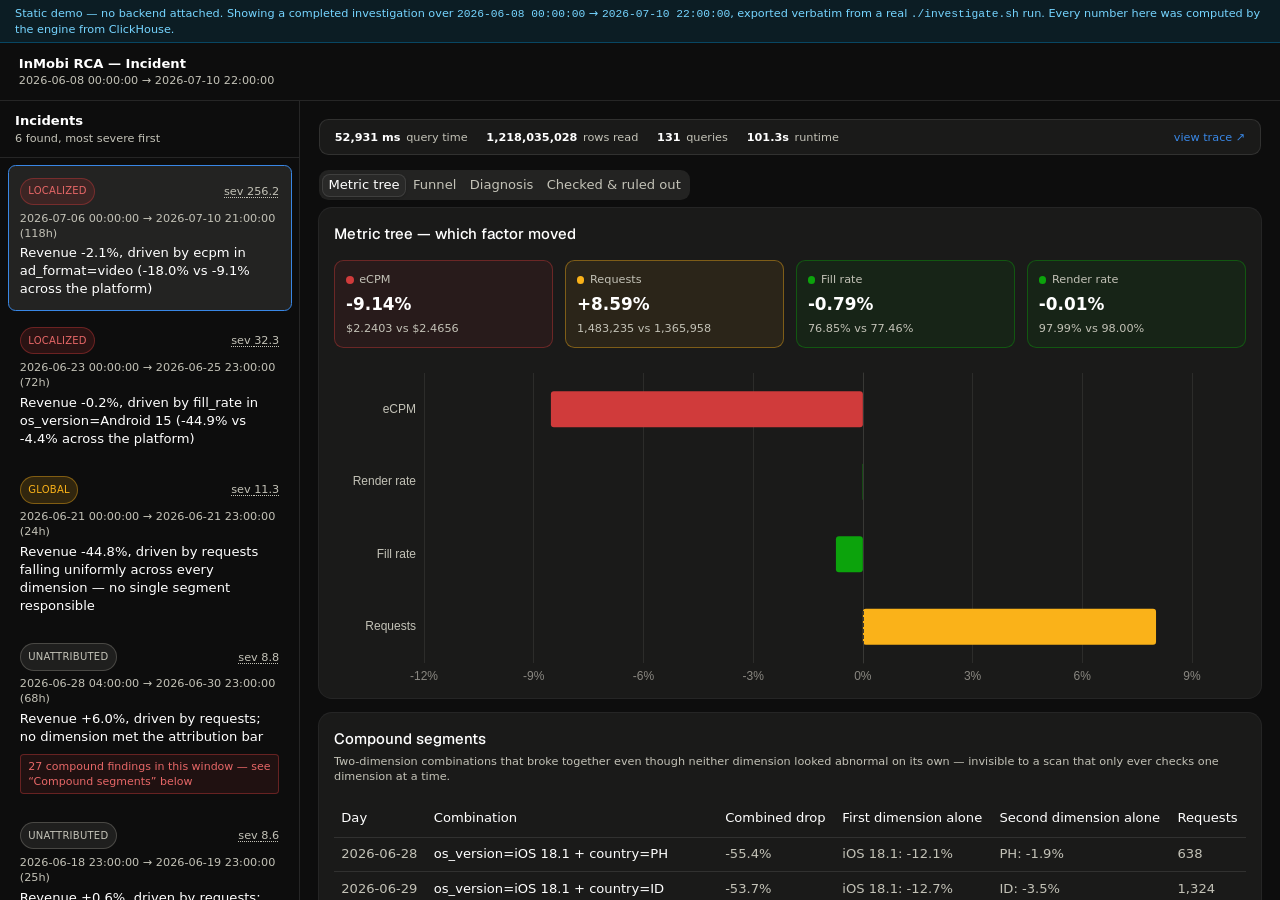
<file: TeamSapphire/demo/index.html>
<!doctype html>
<html lang="en" class="dark">
  <head>
    <meta charset="UTF-8" />
    <link rel="icon" type="image/svg+xml" href="./favicon.svg" />
    <meta name="viewport" content="width=device-width, initial-scale=1.0" />
    <title>InMobi RCA — Incident</title>
    <script type="module" crossorigin src="./assets/index-Dptu8kGA.js"></script>
    <link rel="stylesheet" crossorigin href="./assets/index-bgGhg7q4.css">
  </head>
  <body>
    <div id="root"></div>
  </body>
</html>
</file>
<file: TeamSapphire/demo/assets/index-bgGhg7q4.css>
/*! tailwindcss v4.3.3 | MIT License | https://tailwindcss.com */
@layer properties{@supports (((-webkit-hyphens:none)) and (not (margin-trim:inline))) or ((-moz-orient:inline) and (not (color:rgb(from red r g b)))){:root,:host{--shimmer-angle:20deg}*,:before,:after,::backdrop{--tw-translate-x:0;--tw-translate-y:0;--tw-translate-z:0;--tw-rotate-x:initial;--tw-rotate-y:initial;--tw-rotate-z:initial;--tw-skew-x:initial;--tw-skew-y:initial;--tw-space-y-reverse:0;--tw-border-style:solid;--tw-leading:initial;--tw-font-weight:initial;--tw-tracking:initial;--tw-ordinal:initial;--tw-slashed-zero:initial;--tw-numeric-figure:initial;--tw-numeric-spacing:initial;--tw-numeric-fraction:initial;--tw-shadow:0 0 #0000;--tw-shadow-color:initial;--tw-shadow-alpha:100%;--tw-inset-shadow:0 0 #0000;--tw-inset-shadow-color:initial;--tw-inset-shadow-alpha:100%;--tw-ring-color:initial;--tw-ring-shadow:0 0 #0000;--tw-inset-ring-color:initial;--tw-inset-ring-shadow:0 0 #0000;--tw-ring-inset:initial;--tw-ring-offset-width:0px;--tw-ring-offset-color:#fff;--tw-ring-offset-shadow:0 0 #0000;--tw-outline-style:solid;--tw-blur:initial;--tw-brightness:initial;--tw-contrast:initial;--tw-grayscale:initial;--tw-hue-rotate:initial;--tw-invert:initial;--tw-opacity:initial;--tw-saturate:initial;--tw-sepia:initial;--tw-drop-shadow:initial;--tw-drop-shadow-color:initial;--tw-drop-shadow-alpha:100%;--tw-drop-shadow-size:initial;--tw-content:"";--tw-animation-delay:0s;--tw-animation-direction:normal;--tw-animation-duration:initial;--tw-animation-fill-mode:none;--tw-animation-iteration-count:1;--tw-enter-blur:0;--tw-enter-opacity:1;--tw-enter-rotate:0;--tw-enter-scale:1;--tw-enter-translate-x:0;--tw-enter-translate-y:0;--tw-exit-blur:0;--tw-exit-opacity:1;--tw-exit-rotate:0;--tw-exit-scale:1;--tw-exit-translate-x:0;--tw-exit-translate-y:0;--scroll-fade-t:0px;--scroll-fade-b:0px;--scroll-fade-s:0px;--scroll-fade-e:0px;--scroll-fade-mask:initial;--shimmer-image:initial;--shimmer-text-fill:initial}}}@layer theme{:root,:host{--font-sans:"Geist Variable", sans-serif;--font-mono:ui-monospace, SFMono-Regular, Menlo, Monaco, Consolas, "Liberation Mono", "Courier New", monospace;--color-amber-400:oklch(82.8% .189 84.429);--color-amber-500:oklch(76.9% .188 70.08);--color-amber-600:oklch(66.6% .179 58.318);--color-sky-300:oklch(82.8% .111 230.318);--color-sky-500:oklch(68.5% .169 237.323);--color-sky-700:oklch(50% .134 242.749);--spacing:.25rem;--container-xs:20rem;--text-xs:.75rem;--text-xs--line-height:calc(1 / .75);--text-sm:.875rem;--text-sm--line-height:calc(1.25 / .875);--text-base:1rem;--text-base--line-height:calc(1.5 / 1);--text-lg:1.125rem;--text-lg--line-height:calc(1.75 / 1.125);--font-weight-normal:400;--font-weight-medium:500;--font-weight-semibold:600;--tracking-wide:.025em;--leading-snug:1.375;--leading-relaxed:1.625;--default-transition-duration:.15s;--default-transition-timing-function:cubic-bezier(.4, 0, .2, 1);--default-font-family:"Geist Variable", sans-serif;--default-mono-font-family:var(--font-mono)}}@layer base{*,:after,:before,::backdrop{box-sizing:border-box;border:0 solid;margin:0;padding:0}::file-selector-button{box-sizing:border-box;border:0 solid;margin:0;padding:0}html,:host{-webkit-text-size-adjust:100%;tab-size:4;line-height:1.5;font-family:var(--default-font-family,-apple-system, BlinkMacSystemFont, "Segoe UI", Roboto, "Helvetica Neue", "Noto Sans", Arial, sans-serif, "Apple Color Emoji", "Segoe UI Emoji", "Segoe UI Symbol", "Noto Color Emoji");font-feature-settings:var(--default-font-feature-settings,normal);font-variation-settings:var(--default-font-variation-settings,normal);-webkit-tap-highlight-color:transparent}hr{height:0;color:inherit;border-top-width:1px}abbr:where([title]){-webkit-text-decoration:underline dotted;text-decoration:underline dotted}h1,h2,h3,h4,h5,h6{font-size:inherit;font-weight:inherit}a{color:inherit;-webkit-text-decoration:inherit;-webkit-text-decoration:inherit;-webkit-text-decoration:inherit;-webkit-text-decoration:inherit;text-decoration:inherit}b,strong{font-weight:bolder}code,kbd,samp,pre{font-family:var(--default-mono-font-family,ui-monospace, SFMono-Regular, Menlo, Monaco, Consolas, "Liberation Mono", "Courier New", monospace);font-feature-settings:var(--default-mono-font-feature-settings,normal);font-variation-settings:var(--default-mono-font-variation-settings,normal);font-size:1em}small{font-size:80%}sub,sup{vertical-align:baseline;font-size:75%;line-height:0;position:relative}sub{bottom:-.25em}sup{top:-.5em}table{text-indent:0;border-color:inherit;border-collapse:collapse}:-moz-focusring:where(:not(iframe)){outline:auto}progress{vertical-align:baseline}summary{display:list-item}ol,ul,menu{list-style:none}img,svg,video,canvas,audio,iframe,embed,object{vertical-align:middle;display:block}img,video{max-width:100%;height:auto}button,input,select,optgroup,textarea{font:inherit;font-feature-settings:inherit;font-variation-settings:inherit;letter-spacing:inherit;color:inherit;opacity:1;background-color:#0000;border-radius:0}::file-selector-button{font:inherit;font-feature-settings:inherit;font-variation-settings:inherit;letter-spacing:inherit;color:inherit;opacity:1;background-color:#0000;border-radius:0}:where(select:is([multiple],[size])) optgroup{font-weight:bolder}:where(select:is([multiple],[size])) optgroup option{padding-inline-start:20px}::file-selector-button{margin-inline-end:4px}::placeholder{opacity:1}@supports (not ((-webkit-appearance:-apple-pay-button))) or (contain-intrinsic-size:1px){::placeholder{color:currentColor}@supports (color:color-mix(in lab, red, red)){::placeholder{color:color-mix(in oklab, currentcolor 50%, transparent)}}}textarea{resize:vertical}::-webkit-search-decoration{-webkit-appearance:none}::-webkit-date-and-time-value{min-height:1lh;text-align:inherit}::-webkit-datetime-edit{display:inline-flex}::-webkit-datetime-edit-fields-wrapper{padding:0}::-webkit-datetime-edit{padding-block:0}::-webkit-datetime-edit-year-field{padding-block:0}::-webkit-datetime-edit-month-field{padding-block:0}::-webkit-datetime-edit-day-field{padding-block:0}::-webkit-datetime-edit-hour-field{padding-block:0}::-webkit-datetime-edit-minute-field{padding-block:0}::-webkit-datetime-edit-second-field{padding-block:0}::-webkit-datetime-edit-millisecond-field{padding-block:0}::-webkit-datetime-edit-meridiem-field{padding-block:0}::-webkit-calendar-picker-indicator{line-height:1}:-moz-ui-invalid{box-shadow:none}button,input:where([type=button],[type=reset],[type=submit]){appearance:button}::file-selector-button{appearance:button}::-webkit-inner-spin-button{height:auto}::-webkit-outer-spin-button{height:auto}[hidden]:where(:not([hidden=until-found])){display:none!important}*{border-color:var(--border);outline-color:var(--ring)}@supports (color:color-mix(in lab, red, red)){*{outline-color:color-mix(in oklab, var(--ring) 50%, transparent)}}body{background-color:var(--background);color:var(--foreground);margin:0}html{font-family:Geist Variable,sans-serif}}@layer components;@layer utilities{.\@container\/card-header{container:card-header/inline-size}.invisible{visibility:hidden}.absolute{position:absolute}.relative{position:relative}.z-50{z-index:50}.col-start-2{grid-column-start:2}.row-span-2{grid-row:span 2/span 2}.row-start-1{grid-row-start:1}.mt-1{margin-top:var(--spacing)}.mt-1\.5{margin-top:calc(var(--spacing) * 1.5)}.mt-2{margin-top:calc(var(--spacing) * 2)}.mt-4{margin-top:calc(var(--spacing) * 4)}.mb-0\.5{margin-bottom:calc(var(--spacing) * .5)}.mb-1\.5{margin-bottom:calc(var(--spacing) * 1.5)}.ml-2{margin-left:calc(var(--spacing) * 2)}.ml-auto{margin-left:auto}.flex{display:flex}.grid{display:grid}.inline-block{display:inline-block}.inline-flex{display:inline-flex}.table{display:table}.table-caption{display:table-caption}.table-cell{display:table-cell}.table-row{display:table-row}.size-2\.5{width:calc(var(--spacing) * 2.5);height:calc(var(--spacing) * 2.5)}.size-full{width:100%;height:100%}.h-1{height:var(--spacing)}.h-1\.5{height:calc(var(--spacing) * 1.5)}.h-2{height:calc(var(--spacing) * 2)}.h-5{height:calc(var(--spacing) * 5)}.h-10{height:calc(var(--spacing) * 10)}.h-\[calc\(100\%-1px\)\]{height:calc(100% - 1px)}.h-full{height:100%}.h-svh{height:100svh}.w-1{width:var(--spacing)}.w-1\.5{width:calc(var(--spacing) * 1.5)}.w-1\/2{width:50%}.w-2{width:calc(var(--spacing) * 2)}.w-64{width:calc(var(--spacing) * 64)}.w-80{width:calc(var(--spacing) * 80)}.w-fit{width:fit-content}.w-full{width:100%}.max-w-64{max-width:calc(var(--spacing) * 64)}.max-w-\[70ch\]{max-width:70ch}.max-w-xs{max-width:var(--container-xs)}.flex-1{flex:1}.shrink-0{flex-shrink:0}.caption-bottom{caption-side:bottom}.origin-\(--radix-tooltip-content-transform-origin\){transform-origin:var(--radix-tooltip-content-transform-origin)}.translate-y-\[calc\(-50\%_-_2px\)\]{--tw-translate-y:calc(-50% - 2px);translate:var(--tw-translate-x) var(--tw-translate-y)}.rotate-45{rotate:45deg}.transform{transform:var(--tw-rotate-x,) var(--tw-rotate-y,) var(--tw-rotate-z,) var(--tw-skew-x,) var(--tw-skew-y,)}.cursor-help{cursor:help}.touch-none{touch-action:none}.auto-rows-min{grid-auto-rows:min-content}.grid-cols-2{grid-template-columns:repeat(2,minmax(0,1fr))}.flex-col{flex-direction:column}.flex-row{flex-direction:row}.flex-wrap{flex-wrap:wrap}.items-baseline{align-items:baseline}.items-center{align-items:center}.items-start{align-items:flex-start}.justify-between{justify-content:space-between}.justify-center{justify-content:center}.gap-\(--card-spacing\){gap:var(--card-spacing)}.gap-1{gap:var(--spacing)}.gap-1\.5{gap:calc(var(--spacing) * 1.5)}.gap-2{gap:calc(var(--spacing) * 2)}.gap-2\.5{gap:calc(var(--spacing) * 2.5)}.gap-3{gap:calc(var(--spacing) * 3)}.gap-4{gap:calc(var(--spacing) * 4)}:where(.space-y-0>:not(:last-child)){--tw-space-y-reverse:0;margin-block:0}:where(.space-y-1>:not(:last-child)){--tw-space-y-reverse:0;margin-block-start:calc(var(--spacing) * var(--tw-space-y-reverse));margin-block-end:calc(var(--spacing) * calc(1 - var(--tw-space-y-reverse)))}:where(.space-y-3>:not(:last-child)){--tw-space-y-reverse:0;margin-block-start:calc(calc(var(--spacing) * 3) * var(--tw-space-y-reverse));margin-block-end:calc(calc(var(--spacing) * 3) * calc(1 - var(--tw-space-y-reverse)))}:where(.space-y-4>:not(:last-child)){--tw-space-y-reverse:0;margin-block-start:calc(calc(var(--spacing) * 4) * var(--tw-space-y-reverse));margin-block-end:calc(calc(var(--spacing) * 4) * calc(1 - var(--tw-space-y-reverse)))}.gap-x-5{column-gap:calc(var(--spacing) * 5)}.gap-y-1{row-gap:var(--spacing)}.self-start{align-self:flex-start}.justify-self-end{justify-self:flex-end}.overflow-hidden{overflow:hidden}.overflow-x-auto{overflow-x:auto}.overflow-y-auto{overflow-y:auto}.rounded{border-radius:.25rem}.rounded-4xl{border-radius:calc(var(--radius) * 2.6)}.rounded-\[2px\]{border-radius:2px}.rounded-\[inherit\]{border-radius:inherit}.rounded-full{border-radius:2147483647px}.rounded-lg{border-radius:var(--radius)}.rounded-md{border-radius:calc(var(--radius) * .8)}.rounded-xl{border-radius:calc(var(--radius) * 1.4)}.rounded-t-xl{border-top-left-radius:calc(var(--radius) * 1.4);border-top-right-radius:calc(var(--radius) * 1.4)}.rounded-b-xl{border-bottom-right-radius:calc(var(--radius) * 1.4);border-bottom-left-radius:calc(var(--radius) * 1.4)}.border{border-style:var(--tw-border-style);border-width:1px}.border-t{border-top-style:var(--tw-border-style);border-top-width:1px}.border-r{border-right-style:var(--tw-border-style);border-right-width:1px}.border-b{border-bottom-style:var(--tw-border-style);border-bottom-width:1px}.border-\[\#89878166\]{border-color:#89878166}.border-\[\#d03b3b66\]{border-color:#d03b3b66}.border-\[\#fab21966\]{border-color:#fab21966}.border-amber-500\/30{border-color:#f99c004d}@supports (color:color-mix(in lab, red, red)){.border-amber-500\/30{border-color:color-mix(in oklab, var(--color-amber-500) 30%, transparent)}}.border-border{border-color:var(--border)}.border-ring{border-color:var(--ring)}.border-sky-500\/30{border-color:#00a5ef4d}@supports (color:color-mix(in lab, red, red)){.border-sky-500\/30{border-color:color-mix(in oklab, var(--color-sky-500) 30%, transparent)}}.border-transparent{border-color:#0000}.bg-\[\#89878126\]{background-color:#89878126}.bg-\[\#d03b3b1a\]{background-color:#d03b3b1a}.bg-\[\#d03b3b26\]{background-color:#d03b3b26}.bg-\[\#fab21926\]{background-color:#fab21926}.bg-accent{background-color:var(--accent)}.bg-amber-500\/10{background-color:#f99c001a}@supports (color:color-mix(in lab, red, red)){.bg-amber-500\/10{background-color:color-mix(in oklab, var(--color-amber-500) 10%, transparent)}}.bg-border{background-color:var(--border)}.bg-card{background-color:var(--card)}.bg-destructive\/10{background-color:var(--destructive)}@supports (color:color-mix(in lab, red, red)){.bg-destructive\/10{background-color:color-mix(in oklab, var(--destructive) 10%, transparent)}}.bg-muted{background-color:var(--muted)}.bg-muted-foreground{background-color:var(--muted-foreground)}.bg-muted\/50{background-color:var(--muted)}@supports (color:color-mix(in lab, red, red)){.bg-muted\/50{background-color:color-mix(in oklab, var(--muted) 50%, transparent)}}.bg-popover{background-color:var(--popover)}.bg-primary{background-color:var(--primary)}.bg-secondary{background-color:var(--secondary)}.bg-sky-500\/10{background-color:#00a5ef1a}@supports (color:color-mix(in lab, red, red)){.bg-sky-500\/10{background-color:color-mix(in oklab, var(--color-sky-500) 10%, transparent)}}.bg-transparent{background-color:#0000}.fill-popover{fill:var(--popover)}.p-\(--card-spacing\){padding:var(--card-spacing)}.p-2{padding:calc(var(--spacing) * 2)}.p-3{padding:calc(var(--spacing) * 3)}.p-5{padding:calc(var(--spacing) * 5)}.p-\[3px\]{padding:3px}.p-px{padding:1px}.px-\(--card-spacing\){padding-inline:var(--card-spacing)}.px-1\.5{padding-inline:calc(var(--spacing) * 1.5)}.px-2{padding-inline:calc(var(--spacing) * 2)}.px-3{padding-inline:calc(var(--spacing) * 3)}.px-4{padding-inline:calc(var(--spacing) * 4)}.px-5{padding-inline:calc(var(--spacing) * 5)}.py-\(--card-spacing\){padding-block:var(--card-spacing)}.py-0\.5{padding-block:calc(var(--spacing) * .5)}.py-1{padding-block:var(--spacing)}.py-1\.5{padding-block:calc(var(--spacing) * 1.5)}.py-2\.5{padding-block:calc(var(--spacing) * 2.5)}.py-3{padding-block:calc(var(--spacing) * 3)}.pt-4{padding-top:calc(var(--spacing) * 4)}.text-left{text-align:left}.align-middle{vertical-align:middle}.align-top{vertical-align:top}.font-heading{font-family:var(--font-sans)}.font-mono{font-family:var(--font-mono)}.text-base{font-size:var(--text-base);line-height:var(--tw-leading,var(--text-base--line-height))}.text-lg{font-size:var(--text-lg);line-height:var(--tw-leading,var(--text-lg--line-height))}.text-sm{font-size:var(--text-sm);line-height:var(--tw-leading,var(--text-sm--line-height))}.text-xs{font-size:var(--text-xs);line-height:var(--tw-leading,var(--text-xs--line-height))}.text-\[10px\]{font-size:10px}.text-\[11px\]{font-size:11px}.leading-relaxed{--tw-leading:var(--leading-relaxed);line-height:var(--leading-relaxed)}.leading-snug{--tw-leading:var(--leading-snug);line-height:var(--leading-snug)}.font-medium{--tw-font-weight:var(--font-weight-medium);font-weight:var(--font-weight-medium)}.font-normal{--tw-font-weight:var(--font-weight-normal);font-weight:var(--font-weight-normal)}.font-semibold{--tw-font-weight:var(--font-weight-semibold);font-weight:var(--font-weight-semibold)}.tracking-wide{--tw-tracking:var(--tracking-wide);letter-spacing:var(--tracking-wide)}.whitespace-normal{white-space:normal}.whitespace-nowrap{white-space:nowrap}.text-\[\#3987e5\]{color:#3987e5}.text-\[\#c3c2b7\]{color:#c3c2b7}.text-\[\#e66767\]{color:#e66767}.text-\[\#fab219\]{color:#fab219}.text-amber-600{color:var(--color-amber-600)}.text-card-foreground{color:var(--card-foreground)}.text-destructive{color:var(--destructive)}.text-foreground,.text-foreground\/60{color:var(--foreground)}@supports (color:color-mix(in lab, red, red)){.text-foreground\/60{color:color-mix(in oklab, var(--foreground) 60%, transparent)}}.text-foreground\/90{color:var(--foreground)}@supports (color:color-mix(in lab, red, red)){.text-foreground\/90{color:color-mix(in oklab, var(--foreground) 90%, transparent)}}.text-muted-foreground{color:var(--muted-foreground)}.text-popover-foreground{color:var(--popover-foreground)}.text-primary{color:var(--primary)}.text-primary-foreground{color:var(--primary-foreground)}.text-secondary-foreground{color:var(--secondary-foreground)}.text-sky-700{color:var(--color-sky-700)}.uppercase{text-transform:uppercase}.tabular-nums{--tw-numeric-spacing:tabular-nums;font-variant-numeric:var(--tw-ordinal,) var(--tw-slashed-zero,) var(--tw-numeric-figure,) var(--tw-numeric-spacing,) var(--tw-numeric-fraction,)}.underline{text-decoration-line:underline}.decoration-dotted{text-decoration-style:dotted}.underline-offset-2{text-underline-offset:2px}.underline-offset-4{text-underline-offset:4px}.ring-1{--tw-ring-shadow:var(--tw-ring-inset,) 0 0 0 calc(1px + var(--tw-ring-offset-width)) var(--tw-ring-color,currentcolor);box-shadow:var(--tw-inset-shadow), var(--tw-inset-ring-shadow), var(--tw-ring-offset-shadow), var(--tw-ring-shadow), var(--tw-shadow)}.ring-foreground\/10{--tw-ring-color:var(--foreground)}@supports (color:color-mix(in lab, red, red)){.ring-foreground\/10{--tw-ring-color:color-mix(in oklab, var(--foreground) 10%, transparent)}}.outline{outline-style:var(--tw-outline-style);outline-width:1px}.filter{filter:var(--tw-blur,) var(--tw-brightness,) var(--tw-contrast,) var(--tw-grayscale,) var(--tw-hue-rotate,) var(--tw-invert,) var(--tw-saturate,) var(--tw-sepia,) var(--tw-drop-shadow,)}.transition{transition-property:color,background-color,border-color,outline-color,text-decoration-color,fill,stroke,--tw-gradient-from,--tw-gradient-via,--tw-gradient-to,opacity,box-shadow,transform,translate,scale,rotate,filter,-webkit-backdrop-filter,backdrop-filter,display,content-visibility,overlay,pointer-events;transition-timing-function:var(--tw-ease,var(--default-transition-timing-function));transition-duration:var(--tw-duration,var(--default-transition-duration))}.transition-\[color\,box-shadow\]{transition-property:color,box-shadow;transition-timing-function:var(--tw-ease,var(--default-transition-timing-function));transition-duration:var(--tw-duration,var(--default-transition-duration))}.transition-all{transition-property:all;transition-timing-function:var(--tw-ease,var(--default-transition-timing-function));transition-duration:var(--tw-duration,var(--default-transition-duration))}.transition-colors{transition-property:color,background-color,border-color,outline-color,text-decoration-color,fill,stroke,--tw-gradient-from,--tw-gradient-via,--tw-gradient-to;transition-timing-function:var(--tw-ease,var(--default-transition-timing-function));transition-duration:var(--tw-duration,var(--default-transition-duration))}.outline-none{--tw-outline-style:none;outline-style:none}.select-none{-webkit-user-select:none;user-select:none}.\[--card-spacing\:--spacing\(4\)\]{--card-spacing:calc(var(--spacing) * 4)}.group-data-\[size\=sm\]\/card\:text-sm:is(:where(.group\/card)[data-size=sm] *){font-size:var(--text-sm);line-height:var(--tw-leading,var(--text-sm--line-height))}.group-data-\[variant\=line\]\/tabs-list\:bg-transparent:is(:where(.group\/tabs-list)[data-variant=line] *){background-color:#0000}.group-data-horizontal\/tabs\:h-8:is(:where(.group\/tabs):where([data-orientation=horizontal]) *){height:calc(var(--spacing) * 8)}.group-data-vertical\/tabs\:h-fit:is(:where(.group\/tabs):where([data-orientation=vertical]) *){height:fit-content}.group-data-vertical\/tabs\:w-full:is(:where(.group\/tabs):where([data-orientation=vertical]) *){width:100%}.group-data-vertical\/tabs\:flex-col:is(:where(.group\/tabs):where([data-orientation=vertical]) *){flex-direction:column}.group-data-vertical\/tabs\:justify-start:is(:where(.group\/tabs):where([data-orientation=vertical]) *){justify-content:flex-start}.after\:absolute:after{content:var(--tw-content);position:absolute}.after\:bg-foreground:after{content:var(--tw-content);background-color:var(--foreground)}.after\:opacity-0:after{content:var(--tw-content);opacity:0}.after\:transition-opacity:after{content:var(--tw-content);transition-property:opacity;transition-timing-function:var(--tw-ease,var(--default-transition-timing-function));transition-duration:var(--tw-duration,var(--default-transition-duration))}.group-data-horizontal\/tabs\:after\:inset-x-0:is(:where(.group\/tabs):where([data-orientation=horizontal]) *):after{content:var(--tw-content);inset-inline:0}.group-data-horizontal\/tabs\:after\:bottom-\[-5px\]:is(:where(.group\/tabs):where([data-orientation=horizontal]) *):after{content:var(--tw-content);bottom:-5px}.group-data-horizontal\/tabs\:after\:h-0\.5:is(:where(.group\/tabs):where([data-orientation=horizontal]) *):after{content:var(--tw-content);height:calc(var(--spacing) * .5)}.group-data-vertical\/tabs\:after\:inset-y-0:is(:where(.group\/tabs):where([data-orientation=vertical]) *):after{content:var(--tw-content);inset-block:0}.group-data-vertical\/tabs\:after\:-right-1:is(:where(.group\/tabs):where([data-orientation=vertical]) *):after{content:var(--tw-content);right:calc(var(--spacing) * -1)}.group-data-vertical\/tabs\:after\:w-0\.5:is(:where(.group\/tabs):where([data-orientation=vertical]) *):after{content:var(--tw-content);width:calc(var(--spacing) * .5)}@media (hover:hover){.hover\:bg-accent\/50:hover{background-color:var(--accent)}@supports (color:color-mix(in lab, red, red)){.hover\:bg-accent\/50:hover{background-color:color-mix(in oklab, var(--accent) 50%, transparent)}}.hover\:bg-muted:hover,.hover\:bg-muted\/50:hover{background-color:var(--muted)}@supports (color:color-mix(in lab, red, red)){.hover\:bg-muted\/50:hover{background-color:color-mix(in oklab, var(--muted) 50%, transparent)}}.hover\:text-foreground:hover{color:var(--foreground)}.hover\:text-muted-foreground:hover{color:var(--muted-foreground)}.hover\:underline:hover{text-decoration-line:underline}}.focus-visible\:border-ring:focus-visible{border-color:var(--ring)}.focus-visible\:ring-\[3px\]:focus-visible{--tw-ring-shadow:var(--tw-ring-inset,) 0 0 0 calc(3px + var(--tw-ring-offset-width)) var(--tw-ring-color,currentcolor);box-shadow:var(--tw-inset-shadow), var(--tw-inset-ring-shadow), var(--tw-ring-offset-shadow), var(--tw-ring-shadow), var(--tw-shadow)}.focus-visible\:ring-destructive\/20:focus-visible{--tw-ring-color:var(--destructive)}@supports (color:color-mix(in lab, red, red)){.focus-visible\:ring-destructive\/20:focus-visible{--tw-ring-color:color-mix(in oklab, var(--destructive) 20%, transparent)}}.focus-visible\:ring-ring\/50:focus-visible{--tw-ring-color:var(--ring)}@supports (color:color-mix(in lab, red, red)){.focus-visible\:ring-ring\/50:focus-visible{--tw-ring-color:color-mix(in oklab, var(--ring) 50%, transparent)}}.focus-visible\:outline-1:focus-visible{outline-style:var(--tw-outline-style);outline-width:1px}.focus-visible\:outline-ring:focus-visible{outline-color:var(--ring)}.disabled\:pointer-events-none:disabled{pointer-events:none}.disabled\:opacity-50:disabled{opacity:.5}.has-aria-expanded\:bg-muted\/50:has([aria-expanded=true]){background-color:var(--muted)}@supports (color:color-mix(in lab, red, red)){.has-aria-expanded\:bg-muted\/50:has([aria-expanded=true]){background-color:color-mix(in oklab, var(--muted) 50%, transparent)}}.has-data-\[icon\=inline-end\]\:pr-1:has([data-icon=inline-end]){padding-right:var(--spacing)}.has-data-\[icon\=inline-end\]\:pr-1\.5:has([data-icon=inline-end]){padding-right:calc(var(--spacing) * 1.5)}.has-data-\[icon\=inline-start\]\:pl-1:has([data-icon=inline-start]){padding-left:var(--spacing)}.has-data-\[icon\=inline-start\]\:pl-1\.5:has([data-icon=inline-start]){padding-left:calc(var(--spacing) * 1.5)}.has-data-\[slot\=card-action\]\:grid-cols-\[1fr_auto\]:has([data-slot=card-action]){grid-template-columns:1fr auto}.has-data-\[slot\=card-description\]\:grid-rows-\[auto_auto\]:has([data-slot=card-description]){grid-template-rows:auto auto}.has-data-\[slot\=card-footer\]\:pb-0:has([data-slot=card-footer]){padding-bottom:0}.has-data-\[slot\=kbd\]\:pr-1\.5:has([data-slot=kbd]){padding-right:calc(var(--spacing) * 1.5)}.has-\[\>img\:first-child\]\:pt-0:has(>img:first-child){padding-top:0}.aria-invalid\:border-destructive[aria-invalid=true]{border-color:var(--destructive)}.aria-invalid\:ring-destructive\/20[aria-invalid=true]{--tw-ring-color:var(--destructive)}@supports (color:color-mix(in lab, red, red)){.aria-invalid\:ring-destructive\/20[aria-invalid=true]{--tw-ring-color:color-mix(in oklab, var(--destructive) 20%, transparent)}}.data-\[side\=bottom\]\:slide-in-from-top-2[data-side=bottom]{--tw-enter-translate-y:calc(2*var(--spacing)*-1)}.data-\[side\=left\]\:slide-in-from-right-2[data-side=left]{--tw-enter-translate-x:calc(2*var(--spacing))}.data-\[side\=right\]\:slide-in-from-left-2[data-side=right]{--tw-enter-translate-x:calc(2*var(--spacing)*-1)}.data-\[side\=top\]\:slide-in-from-bottom-2[data-side=top]{--tw-enter-translate-y:calc(2*var(--spacing))}.data-\[size\=sm\]\:\[--card-spacing\:--spacing\(3\)\][data-size=sm]{--card-spacing:calc(var(--spacing) * 3)}.data-\[size\=sm\]\:has-data-\[slot\=card-footer\]\:pb-0[data-size=sm]:has([data-slot=card-footer]){padding-bottom:0}:is(.\*\*\:data-\[slot\=kbd\]\:relative *)[data-slot=kbd]{position:relative}:is(.\*\*\:data-\[slot\=kbd\]\:isolate *)[data-slot=kbd]{isolation:isolate}:is(.\*\*\:data-\[slot\=kbd\]\:z-50 *)[data-slot=kbd]{z-index:50}:is(.\*\*\:data-\[slot\=kbd\]\:rounded-sm *)[data-slot=kbd]{border-radius:calc(var(--radius) * .6)}.data-\[state\=delayed-open\]\:animate-in[data-state=delayed-open]{animation:enter var(--tw-animation-duration,var(--tw-duration,.15s))var(--tw-ease,ease)var(--tw-animation-delay,0s)var(--tw-animation-iteration-count,1)var(--tw-animation-direction,normal)var(--tw-animation-fill-mode,none)}.data-\[state\=delayed-open\]\:fade-in-0[data-state=delayed-open]{--tw-enter-opacity:0}.data-\[state\=delayed-open\]\:zoom-in-95[data-state=delayed-open]{--tw-enter-scale:.95}.data-\[state\=selected\]\:bg-muted[data-state=selected]{background-color:var(--muted)}.data-\[variant\=line\]\:rounded-none[data-variant=line]{border-radius:0}@media (width>=40rem){.sm\:grid-cols-4{grid-template-columns:repeat(4,minmax(0,1fr))}}.dark\:bg-destructive\/20:is(.dark *){background-color:var(--destructive)}@supports (color:color-mix(in lab, red, red)){.dark\:bg-destructive\/20:is(.dark *){background-color:color-mix(in oklab, var(--destructive) 20%, transparent)}}.dark\:text-amber-400:is(.dark *){color:var(--color-amber-400)}.dark\:text-muted-foreground:is(.dark *){color:var(--muted-foreground)}.dark\:text-sky-300:is(.dark *){color:var(--color-sky-300)}@media (hover:hover){.dark\:hover\:bg-muted\/50:is(.dark *):hover{background-color:var(--muted)}@supports (color:color-mix(in lab, red, red)){.dark\:hover\:bg-muted\/50:is(.dark *):hover{background-color:color-mix(in oklab, var(--muted) 50%, transparent)}}.dark\:hover\:text-foreground:is(.dark *):hover{color:var(--foreground)}}.dark\:focus-visible\:ring-destructive\/40:is(.dark *):focus-visible{--tw-ring-color:var(--destructive)}@supports (color:color-mix(in lab, red, red)){.dark\:focus-visible\:ring-destructive\/40:is(.dark *):focus-visible{--tw-ring-color:color-mix(in oklab, var(--destructive) 40%, transparent)}}.dark\:aria-invalid\:ring-destructive\/40:is(.dark *)[aria-invalid=true]{--tw-ring-color:var(--destructive)}@supports (color:color-mix(in lab, red, red)){.dark\:aria-invalid\:ring-destructive\/40:is(.dark *)[aria-invalid=true]{--tw-ring-color:color-mix(in oklab, var(--destructive) 40%, transparent)}}.data-open\:animate-in:where([data-state=open]),.data-open\:animate-in:where([data-open]:not([data-open=false])){animation:enter var(--tw-animation-duration,var(--tw-duration,.15s))var(--tw-ease,ease)var(--tw-animation-delay,0s)var(--tw-animation-iteration-count,1)var(--tw-animation-direction,normal)var(--tw-animation-fill-mode,none)}.data-open\:fade-in-0:where([data-state=open]),.data-open\:fade-in-0:where([data-open]:not([data-open=false])){--tw-enter-opacity:0}.data-open\:zoom-in-95:where([data-state=open]),.data-open\:zoom-in-95:where([data-open]:not([data-open=false])){--tw-enter-scale:.95}.data-closed\:animate-out:where([data-state=closed]),.data-closed\:animate-out:where([data-closed]:not([data-closed=false])){animation:exit var(--tw-animation-duration,var(--tw-duration,.15s))var(--tw-ease,ease)var(--tw-animation-delay,0s)var(--tw-animation-iteration-count,1)var(--tw-animation-direction,normal)var(--tw-animation-fill-mode,none)}.data-closed\:fade-out-0:where([data-state=closed]),.data-closed\:fade-out-0:where([data-closed]:not([data-closed=false])){--tw-exit-opacity:0}.data-closed\:zoom-out-95:where([data-state=closed]),.data-closed\:zoom-out-95:where([data-closed]:not([data-closed=false])){--tw-exit-scale:.95}.data-active\:bg-background:where([data-state=active]),.data-active\:bg-background:where([data-active]:not([data-active=false])){background-color:var(--background)}.data-active\:text-foreground:where([data-state=active]),.data-active\:text-foreground:where([data-active]:not([data-active=false])){color:var(--foreground)}.group-data-\[variant\=default\]\/tabs-list\:data-active\:shadow-sm:is(:where(.group\/tabs-list)[data-variant=default] *):where([data-state=active]),.group-data-\[variant\=default\]\/tabs-list\:data-active\:shadow-sm:is(:where(.group\/tabs-list)[data-variant=default] *):where([data-active]:not([data-active=false])){--tw-shadow:0 1px 3px 0 var(--tw-shadow-color,#0000001a), 0 1px 2px -1px var(--tw-shadow-color,#0000001a);box-shadow:var(--tw-inset-shadow), var(--tw-inset-ring-shadow), var(--tw-ring-offset-shadow), var(--tw-ring-shadow), var(--tw-shadow)}.group-data-\[variant\=line\]\/tabs-list\:data-active\:bg-transparent:is(:where(.group\/tabs-list)[data-variant=line] *):where([data-state=active]),.group-data-\[variant\=line\]\/tabs-list\:data-active\:bg-transparent:is(:where(.group\/tabs-list)[data-variant=line] *):where([data-active]:not([data-active=false])){background-color:#0000}.group-data-\[variant\=line\]\/tabs-list\:data-active\:shadow-none:is(:where(.group\/tabs-list)[data-variant=line] *):where([data-state=active]),.group-data-\[variant\=line\]\/tabs-list\:data-active\:shadow-none:is(:where(.group\/tabs-list)[data-variant=line] *):where([data-active]:not([data-active=false])){--tw-shadow:0 0 #0000;box-shadow:var(--tw-inset-shadow), var(--tw-inset-ring-shadow), var(--tw-ring-offset-shadow), var(--tw-ring-shadow), var(--tw-shadow)}:is(.group-data-\[variant\=line\]\/tabs-list\:data-active\:after\:opacity-100:is(:where(.group\/tabs-list)[data-variant=line] *):where([data-state=active]),.group-data-\[variant\=line\]\/tabs-list\:data-active\:after\:opacity-100:is(:where(.group\/tabs-list)[data-variant=line] *):where([data-active]:not([data-active=false]))):after{content:var(--tw-content);opacity:1}.dark\:data-active\:border-input:is(.dark *):where([data-state=active]),.dark\:data-active\:border-input:is(.dark *):where([data-active]:not([data-active=false])){border-color:var(--input)}.dark\:data-active\:bg-input\/30:is(.dark *):where([data-state=active]),.dark\:data-active\:bg-input\/30:is(.dark *):where([data-active]:not([data-active=false])){background-color:var(--input)}@supports (color:color-mix(in lab, red, red)){.dark\:data-active\:bg-input\/30:is(.dark *):where([data-state=active]),.dark\:data-active\:bg-input\/30:is(.dark *):where([data-active]:not([data-active=false])){background-color:color-mix(in oklab, var(--input) 30%, transparent)}}.dark\:data-active\:text-foreground:is(.dark *):where([data-state=active]),.dark\:data-active\:text-foreground:is(.dark *):where([data-active]:not([data-active=false])){color:var(--foreground)}.dark\:group-data-\[variant\=line\]\/tabs-list\:data-active\:border-transparent:is(.dark *):is(:where(.group\/tabs-list)[data-variant=line] *):where([data-state=active]),.dark\:group-data-\[variant\=line\]\/tabs-list\:data-active\:border-transparent:is(.dark *):is(:where(.group\/tabs-list)[data-variant=line] *):where([data-active]:not([data-active=false])){border-color:#0000}.dark\:group-data-\[variant\=line\]\/tabs-list\:data-active\:bg-transparent:is(.dark *):is(:where(.group\/tabs-list)[data-variant=line] *):where([data-state=active]),.dark\:group-data-\[variant\=line\]\/tabs-list\:data-active\:bg-transparent:is(.dark *):is(:where(.group\/tabs-list)[data-variant=line] *):where([data-active]:not([data-active=false])){background-color:#0000}.data-horizontal\:h-2\.5:where([data-orientation=horizontal]){height:calc(var(--spacing) * 2.5)}.data-horizontal\:h-px:where([data-orientation=horizontal]){height:1px}.data-horizontal\:w-full:where([data-orientation=horizontal]){width:100%}.data-horizontal\:flex-col:where([data-orientation=horizontal]){flex-direction:column}.data-horizontal\:border-t:where([data-orientation=horizontal]){border-top-style:var(--tw-border-style);border-top-width:1px}.data-horizontal\:border-t-transparent:where([data-orientation=horizontal]){border-top-color:#0000}.data-vertical\:h-full:where([data-orientation=vertical]){height:100%}.data-vertical\:w-2\.5:where([data-orientation=vertical]){width:calc(var(--spacing) * 2.5)}.data-vertical\:w-px:where([data-orientation=vertical]){width:1px}.data-vertical\:self-stretch:where([data-orientation=vertical]){align-self:stretch}.data-vertical\:border-l:where([data-orientation=vertical]){border-left-style:var(--tw-border-style);border-left-width:1px}.data-vertical\:border-l-transparent:where([data-orientation=vertical]){border-left-color:#0000}.\[\&_svg\]\:pointer-events-none svg{pointer-events:none}.\[\&_svg\]\:shrink-0 svg{flex-shrink:0}.\[\&_svg\:not\(\[class\*\=\'size-\'\]\)\]\:size-4 svg:not([class*=size-]){width:calc(var(--spacing) * 4);height:calc(var(--spacing) * 4)}.\[\&_tr\]\:border-b tr{border-bottom-style:var(--tw-border-style);border-bottom-width:1px}.\[\&_tr\:last-child\]\:border-0 tr:last-child{border-style:var(--tw-border-style);border-width:0}.\[\&\:has\(\[role\=checkbox\]\)\]\:pr-0:has([role=checkbox]){padding-right:0}.\[\.border-b\]\:pb-\(--card-spacing\).border-b{padding-bottom:var(--card-spacing)}@media (hover:hover){.\[a\]\:hover\:bg-destructive\/20:is(a):hover{background-color:var(--destructive)}@supports (color:color-mix(in lab, red, red)){.\[a\]\:hover\:bg-destructive\/20:is(a):hover{background-color:color-mix(in oklab, var(--destructive) 20%, transparent)}}.\[a\]\:hover\:bg-muted:is(a):hover{background-color:var(--muted)}.\[a\]\:hover\:bg-primary\/80:is(a):hover{background-color:var(--primary)}@supports (color:color-mix(in lab, red, red)){.\[a\]\:hover\:bg-primary\/80:is(a):hover{background-color:color-mix(in oklab, var(--primary) 80%, transparent)}}.\[a\]\:hover\:bg-secondary\/80:is(a):hover{background-color:var(--secondary)}@supports (color:color-mix(in lab, red, red)){.\[a\]\:hover\:bg-secondary\/80:is(a):hover{background-color:color-mix(in oklab, var(--secondary) 80%, transparent)}}.\[a\]\:hover\:text-muted-foreground:is(a):hover{color:var(--muted-foreground)}}:is(.\*\:\[img\:first-child\]\:rounded-t-xl>*):is(img:first-child){border-top-left-radius:calc(var(--radius) * 1.4);border-top-right-radius:calc(var(--radius) * 1.4)}:is(.\*\:\[img\:last-child\]\:rounded-b-xl>*):is(img:last-child){border-bottom-right-radius:calc(var(--radius) * 1.4);border-bottom-left-radius:calc(var(--radius) * 1.4)}.\[\&\>svg\]\:pointer-events-none>svg{pointer-events:none}.\[\&\>svg\]\:size-3\!>svg{width:calc(var(--spacing) * 3)!important;height:calc(var(--spacing) * 3)!important}.\[\&\>tr\]\:last\:border-b-0>tr:last-child{border-bottom-style:var(--tw-border-style);border-bottom-width:0}}@property --tw-animation-delay{syntax:"*";inherits:false;initial-value:0s}@property --tw-animation-direction{syntax:"*";inherits:false;initial-value:normal}@property --tw-animation-duration{syntax:"*";inherits:false}@property --tw-animation-fill-mode{syntax:"*";inherits:false;initial-value:none}@property --tw-animation-iteration-count{syntax:"*";inherits:false;initial-value:1}@property --tw-enter-blur{syntax:"*";inherits:false;initial-value:0}@property --tw-enter-opacity{syntax:"*";inherits:false;initial-value:1}@property --tw-enter-rotate{syntax:"*";inherits:false;initial-value:0}@property --tw-enter-scale{syntax:"*";inherits:false;initial-value:1}@property --tw-enter-translate-x{syntax:"*";inherits:false;initial-value:0}@property --tw-enter-translate-y{syntax:"*";inherits:false;initial-value:0}@property --tw-exit-blur{syntax:"*";inherits:false;initial-value:0}@property --tw-exit-opacity{syntax:"*";inherits:false;initial-value:1}@property --tw-exit-rotate{syntax:"*";inherits:false;initial-value:0}@property --tw-exit-scale{syntax:"*";inherits:false;initial-value:1}@property --tw-exit-translate-x{syntax:"*";inherits:false;initial-value:0}@property --tw-exit-translate-y{syntax:"*";inherits:false;initial-value:0}@property --scroll-fade-t{syntax:"<length-percentage>";inherits:false;initial-value:0}@property --scroll-fade-b{syntax:"<length-percentage>";inherits:false;initial-value:0}@property --scroll-fade-s{syntax:"<length-percentage>";inherits:false;initial-value:0}@property --scroll-fade-e{syntax:"<length-percentage>";inherits:false;initial-value:0}@property --scroll-fade-mask{syntax:"*";inherits:false}@property --shimmer-angle{syntax:"<angle>";inherits:true;initial-value:20deg}@property --shimmer-image{syntax:"*";inherits:false}@property --shimmer-text-fill{syntax:"*";inherits:false}@media (prefers-reduced-motion:reduce){.shimmer{-webkit-text-fill-color:currentColor;background-image:none;animation:none}}@font-face{font-family:Geist Variable;font-style:normal;font-display:swap;font-weight:100 900;src:url(./geist-cyrillic-ext-wght-normal-DjL33-gN.woff2)format("woff2-variations");unicode-range:U+460-52F,U+1C80-1C8A,U+20B4,U+2DE0-2DFF,U+A640-A69F,U+FE2E-FE2F}@font-face{font-family:Geist Variable;font-style:normal;font-display:swap;font-weight:100 900;src:url(./geist-cyrillic-wght-normal-BEAKL7Jp.woff2)format("woff2-variations");unicode-range:U+301,U+400-45F,U+490-491,U+4B0-4B1,U+2116}@font-face{font-family:Geist Variable;font-style:normal;font-display:swap;font-weight:100 900;src:url(./geist-vietnamese-wght-normal-6IgcOCM7.woff2)format("woff2-variations");unicode-range:U+102-103,U+110-111,U+128-129,U+168-169,U+1A0-1A1,U+1AF-1B0,U+300-301,U+303-304,U+308-309,U+323,U+329,U+1EA0-1EF9,U+20AB}@font-face{font-family:Geist Variable;font-style:normal;font-display:swap;font-weight:100 900;src:url(./geist-latin-ext-wght-normal-DC-KSUi6.woff2)format("woff2-variations");unicode-range:U+100-2BA,U+2BD-2C5,U+2C7-2CC,U+2CE-2D7,U+2DD-2FF,U+304,U+308,U+329,U+1D00-1DBF,U+1E00-1E9F,U+1EF2-1EFF,U+2020,U+20A0-20AB,U+20AD-20C0,U+2113,U+2C60-2C7F,U+A720-A7FF}@font-face{font-family:Geist Variable;font-style:normal;font-display:swap;font-weight:100 900;src:url(./geist-latin-wght-normal-BgDaEnEv.woff2)format("woff2-variations");unicode-range:U+??,U+131,U+152-153,U+2BB-2BC,U+2C6,U+2DA,U+2DC,U+304,U+308,U+329,U+2000-206F,U+20AC,U+2122,U+2191,U+2193,U+2212,U+2215,U+FEFF,U+FFFD}:root{--sans:system-ui, "Segoe UI", Roboto, sans-serif;font:15px/145% var(--sans);--lightningcss-light:initial;--lightningcss-dark: ;color-scheme:light dark;font-synthesis:none;text-rendering:optimizelegibility;-webkit-font-smoothing:antialiased;-moz-osx-font-smoothing:grayscale;--background:oklch(100% 0 0);--foreground:oklch(14.5% 0 0);--card:oklch(100% 0 0);--card-foreground:oklch(14.5% 0 0);--popover:oklch(100% 0 0);--popover-foreground:oklch(14.5% 0 0);--primary:oklch(20.5% 0 0);--primary-foreground:oklch(98.5% 0 0);--secondary:oklch(97% 0 0);--secondary-foreground:oklch(20.5% 0 0);--muted:oklch(97% 0 0);--muted-foreground:oklch(55.6% 0 0);--accent:oklch(97% 0 0);--accent-foreground:oklch(20.5% 0 0);--destructive:oklch(57.7% .245 27.325);--input:oklch(92.2% 0 0);--border:oklch(92.2% 0 0);--ring:oklch(70.8% 0 0);--radius:.625rem}@media (prefers-color-scheme:dark){:root{--lightningcss-light: ;--lightningcss-dark:initial}}.dark{--background:#0d0d0d;--foreground:#fff;--card:#1a1a19;--card-foreground:#fff;--popover:#1a1a19;--popover-foreground:#fff;--primary:#fff;--primary-foreground:#0d0d0d;--secondary:#26262477;--secondary-foreground:#fff;--muted:#232322;--muted-foreground:#c3c2b7;--accent:#232322;--accent-foreground:#fff;--destructive:#d03b3b;--input:#ffffff1a;--border:#ffffff1a;--ring:#3987e5}#root{min-height:100svh}@property --tw-translate-x{syntax:"*";inherits:false;initial-value:0}@property --tw-translate-y{syntax:"*";inherits:false;initial-value:0}@property --tw-translate-z{syntax:"*";inherits:false;initial-value:0}@property --tw-rotate-x{syntax:"*";inherits:false}@property --tw-rotate-y{syntax:"*";inherits:false}@property --tw-rotate-z{syntax:"*";inherits:false}@property --tw-skew-x{syntax:"*";inherits:false}@property --tw-skew-y{syntax:"*";inherits:false}@property --tw-space-y-reverse{syntax:"*";inherits:false;initial-value:0}@property --tw-border-style{syntax:"*";inherits:false;initial-value:solid}@property --tw-leading{syntax:"*";inherits:false}@property --tw-font-weight{syntax:"*";inherits:false}@property --tw-tracking{syntax:"*";inherits:false}@property --tw-ordinal{syntax:"*";inherits:false}@property --tw-slashed-zero{syntax:"*";inherits:false}@property --tw-numeric-figure{syntax:"*";inherits:false}@property --tw-numeric-spacing{syntax:"*";inherits:false}@property --tw-numeric-fraction{syntax:"*";inherits:false}@property --tw-shadow{syntax:"*";inherits:false;initial-value:0 0 #0000}@property --tw-shadow-color{syntax:"*";inherits:false}@property --tw-shadow-alpha{syntax:"<percentage>";inherits:false;initial-value:100%}@property --tw-inset-shadow{syntax:"*";inherits:false;initial-value:0 0 #0000}@property --tw-inset-shadow-color{syntax:"*";inherits:false}@property --tw-inset-shadow-alpha{syntax:"<percentage>";inherits:false;initial-value:100%}@property --tw-ring-color{syntax:"*";inherits:false}@property --tw-ring-shadow{syntax:"*";inherits:false;initial-value:0 0 #0000}@property --tw-inset-ring-color{syntax:"*";inherits:false}@property --tw-inset-ring-shadow{syntax:"*";inherits:false;initial-value:0 0 #0000}@property --tw-ring-inset{syntax:"*";inherits:false}@property --tw-ring-offset-width{syntax:"<length>";inherits:false;initial-value:0}@property --tw-ring-offset-color{syntax:"*";inherits:false;initial-value:#fff}@property --tw-ring-offset-shadow{syntax:"*";inherits:false;initial-value:0 0 #0000}@property --tw-outline-style{syntax:"*";inherits:false;initial-value:solid}@property --tw-blur{syntax:"*";inherits:false}@property --tw-brightness{syntax:"*";inherits:false}@property --tw-contrast{syntax:"*";inherits:false}@property --tw-grayscale{syntax:"*";inherits:false}@property --tw-hue-rotate{syntax:"*";inherits:false}@property --tw-invert{syntax:"*";inherits:false}@property --tw-opacity{syntax:"*";inherits:false}@property --tw-saturate{syntax:"*";inherits:false}@property --tw-sepia{syntax:"*";inherits:false}@property --tw-drop-shadow{syntax:"*";inherits:false}@property --tw-drop-shadow-color{syntax:"*";inherits:false}@property --tw-drop-shadow-alpha{syntax:"<percentage>";inherits:false;initial-value:100%}@property --tw-drop-shadow-size{syntax:"*";inherits:false}@property --tw-content{syntax:"*";inherits:false;initial-value:""}@keyframes enter{0%{opacity:var(--tw-enter-opacity,1);transform:translate3d(var(--tw-enter-translate-x,0),var(--tw-enter-translate-y,0),0)scale3d(var(--tw-enter-scale,1),var(--tw-enter-scale,1),var(--tw-enter-scale,1))rotate(var(--tw-enter-rotate,0));filter:blur(var(--tw-enter-blur,0))}}@keyframes exit{to{opacity:var(--tw-exit-opacity,1);transform:translate3d(var(--tw-exit-translate-x,0),var(--tw-exit-translate-y,0),0)scale3d(var(--tw-exit-scale,1),var(--tw-exit-scale,1),var(--tw-exit-scale,1))rotate(var(--tw-exit-rotate,0));filter:blur(var(--tw-exit-blur,0))}}
</file>
